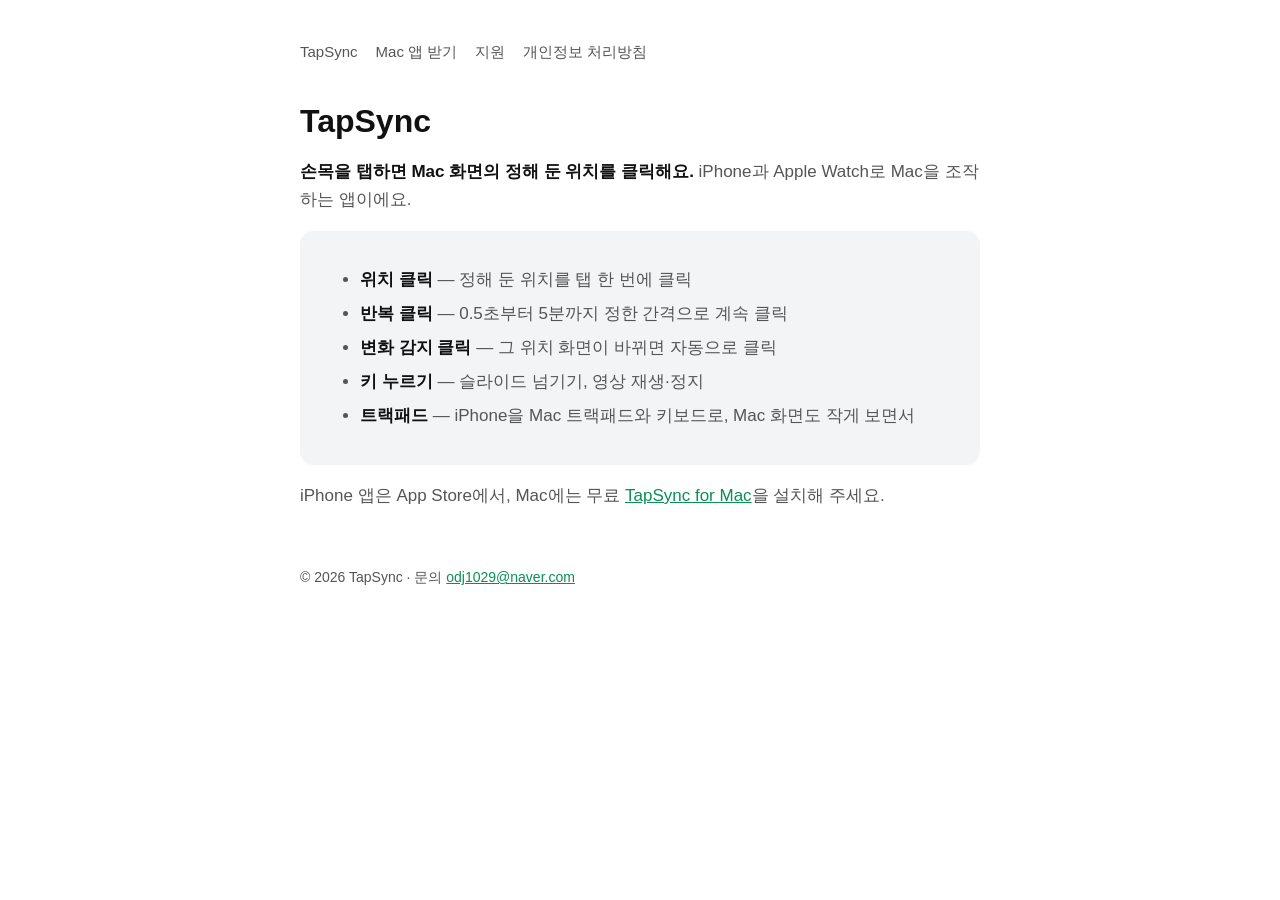
<file: tapsync/index.html>
<!doctype html><html lang="ko"><head><meta charset="utf-8"><meta name="viewport" content="width=device-width, initial-scale=1"><title>TapSync</title><link rel="stylesheet" href="/tapsync/style.css"></head><body><main><nav><a href="/tapsync/">TapSync</a><a href="/tapsync/mac/">Mac 앱 받기</a><a href="/tapsync/support/">지원</a><a href="/tapsync/privacy/">개인정보 처리방침</a></nav>
<h1>TapSync</h1>
<p><strong>손목을 탭하면 Mac 화면의 정해 둔 위치를 클릭해요.</strong> iPhone과 Apple Watch로 Mac을 조작하는 앱이에요.</p>
<div class="card">
<ul>
<li><strong>위치 클릭</strong> — 정해 둔 위치를 탭 한 번에 클릭</li>
<li><strong>반복 클릭</strong> — 0.5초부터 5분까지 정한 간격으로 계속 클릭</li>
<li><strong>변화 감지 클릭</strong> — 그 위치 화면이 바뀌면 자동으로 클릭</li>
<li><strong>키 누르기</strong> — 슬라이드 넘기기, 영상 재생·정지</li>
<li><strong>트랙패드</strong> — iPhone을 Mac 트랙패드와 키보드로, Mac 화면도 작게 보면서</li>
</ul>
</div>
<p>iPhone 앱은 App Store에서, Mac에는 무료 <a href="/tapsync/mac/">TapSync for Mac</a>을 설치해 주세요.</p>
<footer>© 2026 TapSync · 문의 <a href="mailto:odj1029@naver.com">odj1029@naver.com</a></footer></main></body></html>
</file>
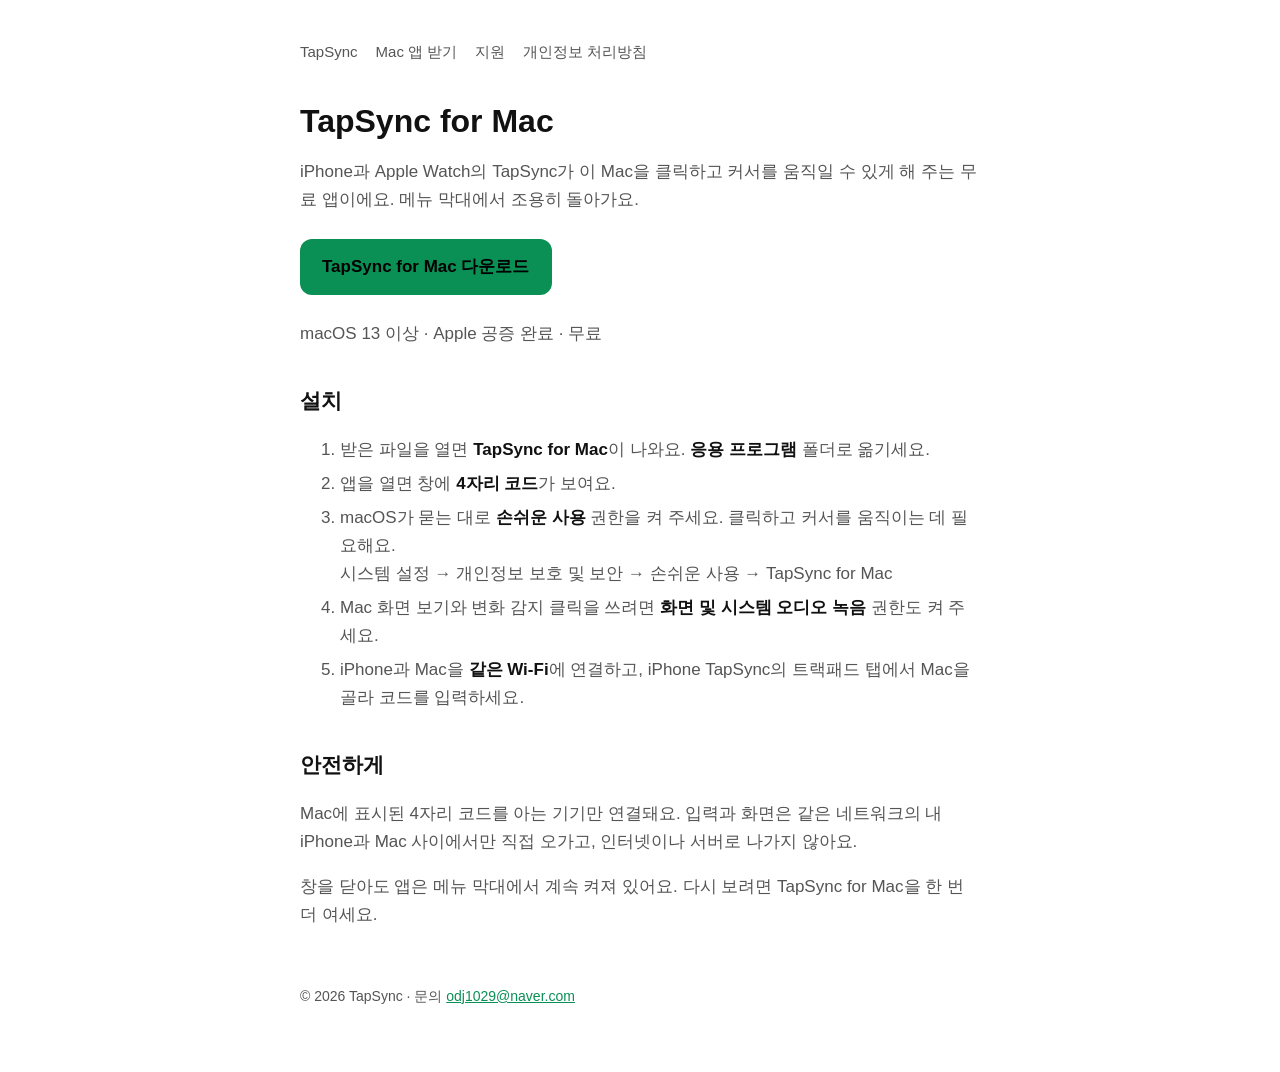
<file: tapsync/mac/index.html>
<!doctype html><html lang="ko"><head><meta charset="utf-8"><meta name="viewport" content="width=device-width, initial-scale=1"><title>TapSync for Mac 받기</title><link rel="stylesheet" href="/tapsync/style.css"></head><body><main><nav><a href="/tapsync/">TapSync</a><a href="/tapsync/mac/">Mac 앱 받기</a><a href="/tapsync/support/">지원</a><a href="/tapsync/privacy/">개인정보 처리방침</a></nav>
<h1>TapSync for Mac</h1>
<p>iPhone과 Apple Watch의 TapSync가 이 Mac을 클릭하고 커서를 움직일 수 있게 해 주는 무료 앱이에요. 메뉴 막대에서 조용히 돌아가요.</p>
<a class="button" href="/tapsync/mac/TapSync-for-Mac.zip">TapSync for Mac 다운로드</a>
<p>macOS 13 이상 · Apple 공증 완료 · 무료</p>

<h2>설치</h2>
<ol>
<li>받은 파일을 열면 <strong>TapSync for Mac</strong>이 나와요. <strong>응용 프로그램</strong> 폴더로 옮기세요.</li>
<li>앱을 열면 창에 <strong>4자리 코드</strong>가 보여요.</li>
<li>macOS가 묻는 대로 <strong>손쉬운 사용</strong> 권한을 켜 주세요. 클릭하고 커서를 움직이는 데 필요해요.<br>시스템 설정 → 개인정보 보호 및 보안 → 손쉬운 사용 → TapSync for Mac</li>
<li>Mac 화면 보기와 변화 감지 클릭을 쓰려면 <strong>화면 및 시스템 오디오 녹음</strong> 권한도 켜 주세요.</li>
<li>iPhone과 Mac을 <strong>같은 Wi-Fi</strong>에 연결하고, iPhone TapSync의 트랙패드 탭에서 Mac을 골라 코드를 입력하세요.</li>
</ol>

<h2>안전하게</h2>
<p>Mac에 표시된 4자리 코드를 아는 기기만 연결돼요. 입력과 화면은 같은 네트워크의 내 iPhone과 Mac 사이에서만 직접 오가고, 인터넷이나 서버로 나가지 않아요.</p>
<p>창을 닫아도 앱은 메뉴 막대에서 계속 켜져 있어요. 다시 보려면 TapSync for Mac을 한 번 더 여세요.</p>
<footer>© 2026 TapSync · 문의 <a href="mailto:odj1029@naver.com">odj1029@naver.com</a></footer></main></body></html>
</file>
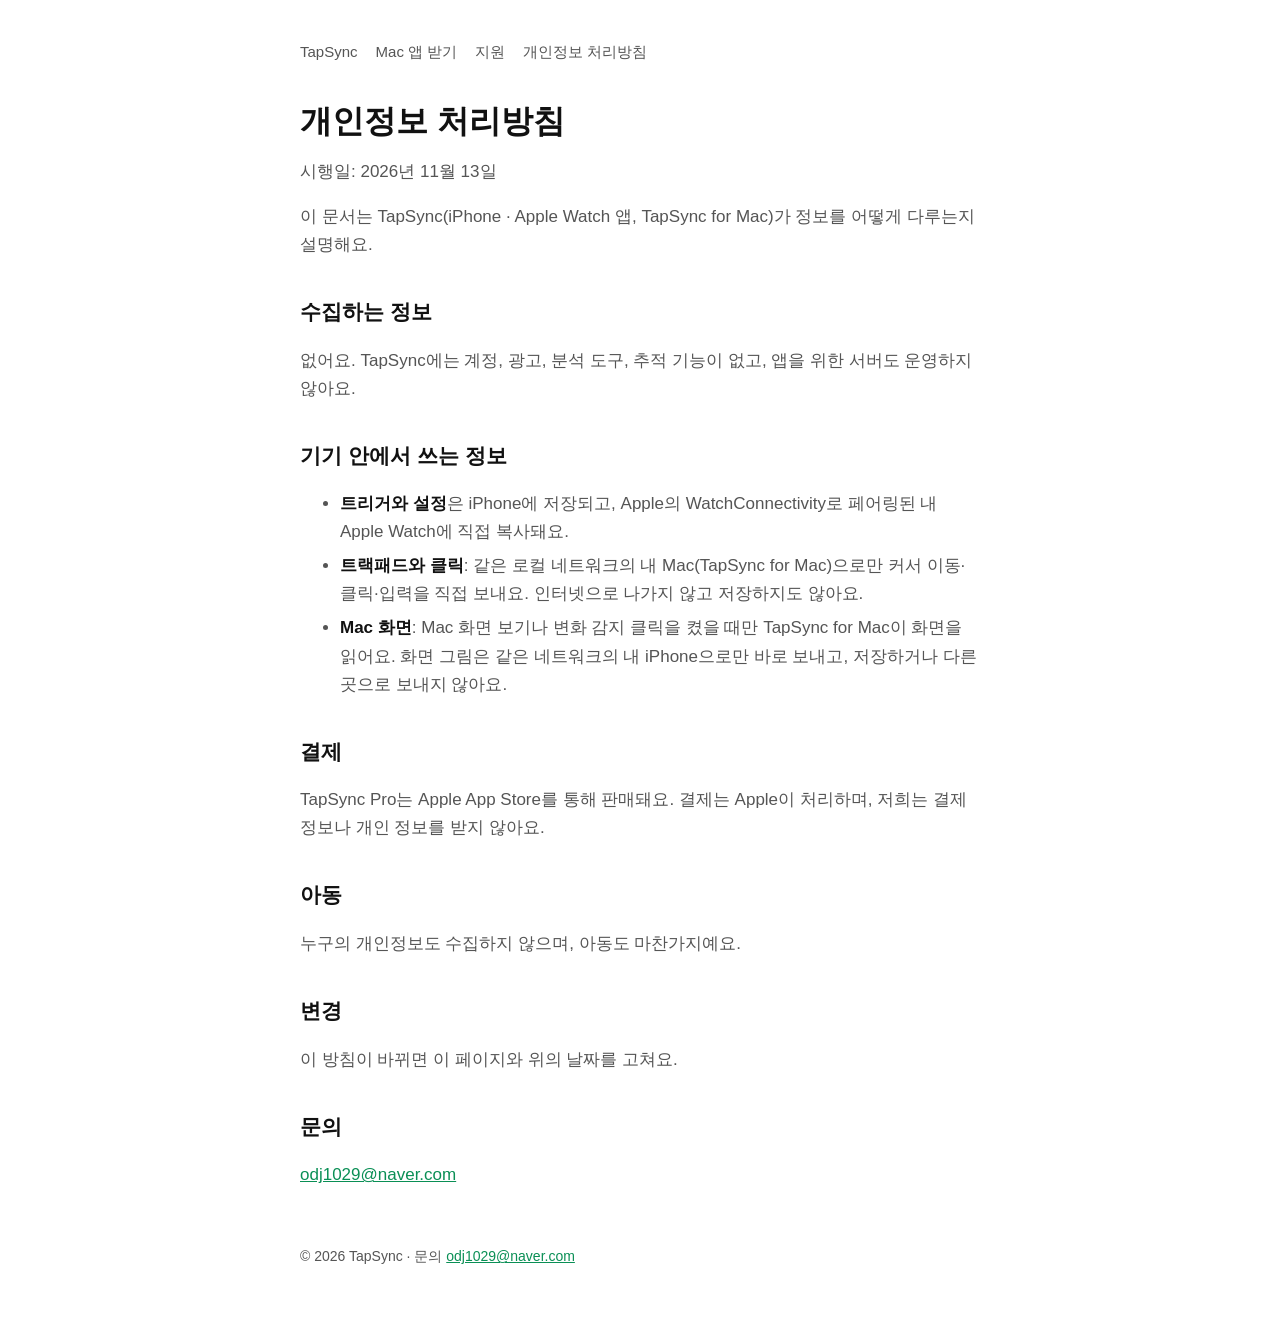
<file: tapsync/privacy/index.html>
<!doctype html><html lang="ko"><head><meta charset="utf-8"><meta name="viewport" content="width=device-width, initial-scale=1"><title>TapSync 개인정보 처리방침</title><link rel="stylesheet" href="/tapsync/style.css"></head><body><main><nav><a href="/tapsync/">TapSync</a><a href="/tapsync/mac/">Mac 앱 받기</a><a href="/tapsync/support/">지원</a><a href="/tapsync/privacy/">개인정보 처리방침</a></nav>
<h1>개인정보 처리방침</h1>
<p>시행일: 2026년 11월 13일</p>
<p>이 문서는 TapSync(iPhone · Apple Watch 앱, TapSync for Mac)가 정보를 어떻게 다루는지 설명해요.</p>
<h2>수집하는 정보</h2>
<p>없어요. TapSync에는 계정, 광고, 분석 도구, 추적 기능이 없고, 앱을 위한 서버도 운영하지 않아요.</p>
<h2>기기 안에서 쓰는 정보</h2>
<ul>
<li><strong>트리거와 설정</strong>은 iPhone에 저장되고, Apple의 WatchConnectivity로 페어링된 내 Apple Watch에 직접 복사돼요.</li>
<li><strong>트랙패드와 클릭</strong>: 같은 로컬 네트워크의 내 Mac(TapSync for Mac)으로만 커서 이동·클릭·입력을 직접 보내요. 인터넷으로 나가지 않고 저장하지도 않아요.</li>
<li><strong>Mac 화면</strong>: Mac 화면 보기나 변화 감지 클릭을 켰을 때만 TapSync for Mac이 화면을 읽어요. 화면 그림은 같은 네트워크의 내 iPhone으로만 바로 보내고, 저장하거나 다른 곳으로 보내지 않아요.</li>
</ul>
<h2>결제</h2>
<p>TapSync Pro는 Apple App Store를 통해 판매돼요. 결제는 Apple이 처리하며, 저희는 결제 정보나 개인 정보를 받지 않아요.</p>
<h2>아동</h2>
<p>누구의 개인정보도 수집하지 않으며, 아동도 마찬가지예요.</p>
<h2>변경</h2>
<p>이 방침이 바뀌면 이 페이지와 위의 날짜를 고쳐요.</p>
<h2>문의</h2>
<p><a href="mailto:odj1029@naver.com">odj1029@naver.com</a></p>
<footer>© 2026 TapSync · 문의 <a href="mailto:odj1029@naver.com">odj1029@naver.com</a></footer></main></body></html>
</file>
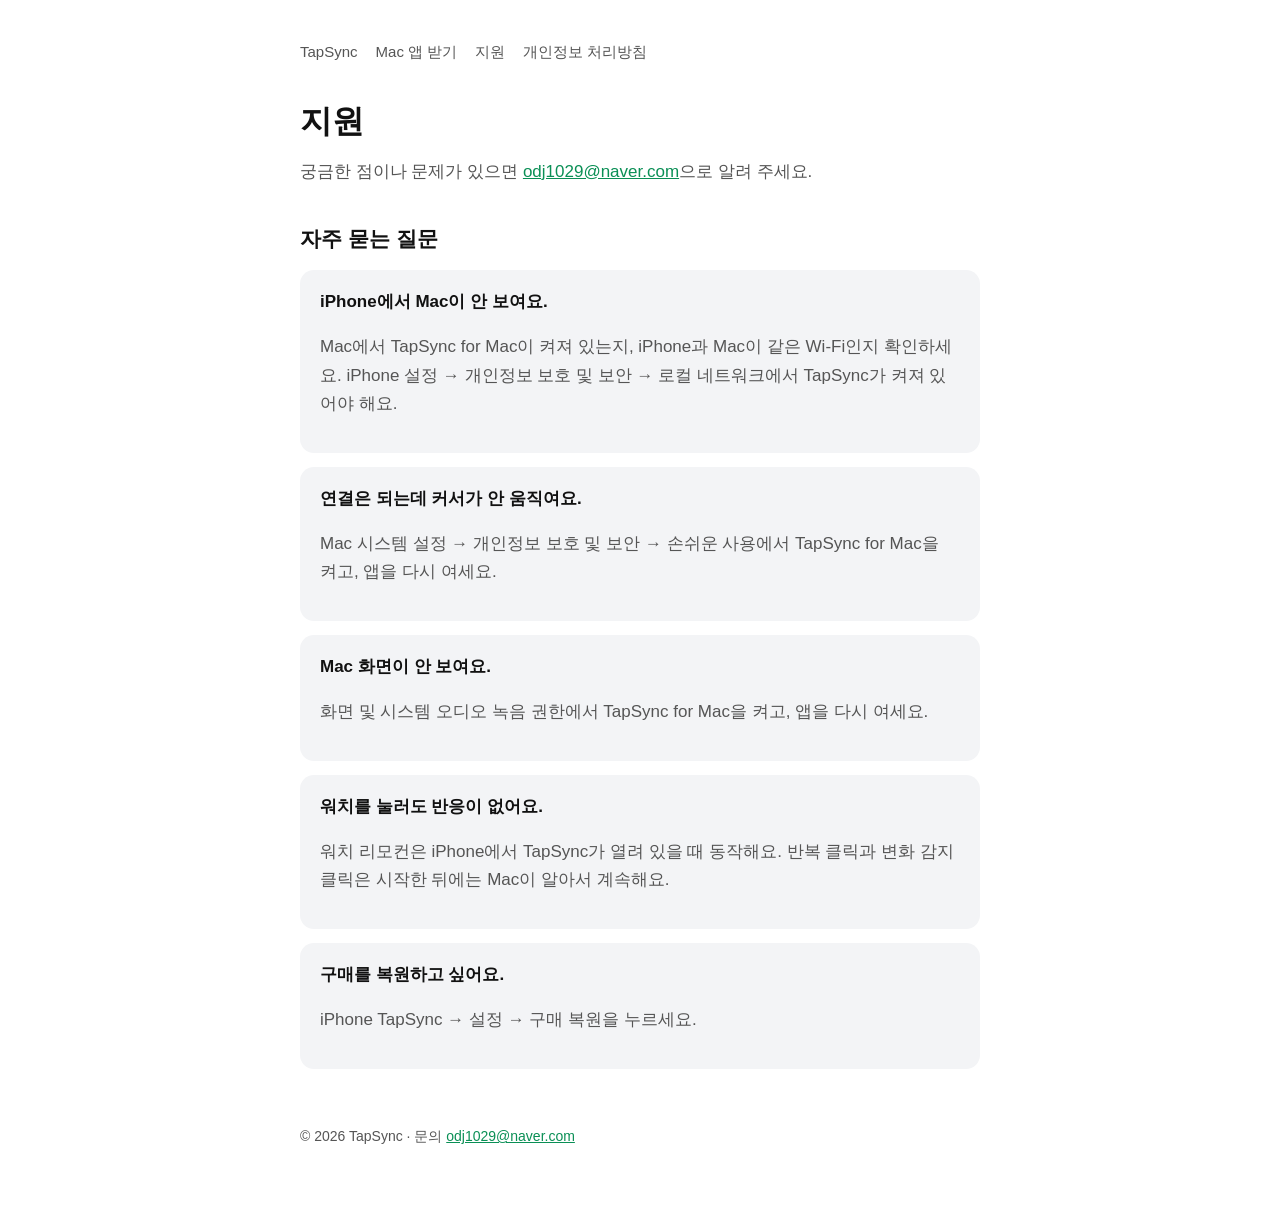
<file: tapsync/support/index.html>
<!doctype html><html lang="ko"><head><meta charset="utf-8"><meta name="viewport" content="width=device-width, initial-scale=1"><title>TapSync 지원</title><link rel="stylesheet" href="/tapsync/style.css"></head><body><main><nav><a href="/tapsync/">TapSync</a><a href="/tapsync/mac/">Mac 앱 받기</a><a href="/tapsync/support/">지원</a><a href="/tapsync/privacy/">개인정보 처리방침</a></nav>
<h1>지원</h1>
<p>궁금한 점이나 문제가 있으면 <a href="mailto:odj1029@naver.com">odj1029@naver.com</a>으로 알려 주세요.</p>
<h2>자주 묻는 질문</h2>
<div class="card"><strong>iPhone에서 Mac이 안 보여요.</strong>
<p>Mac에서 TapSync for Mac이 켜져 있는지, iPhone과 Mac이 같은 Wi-Fi인지 확인하세요. iPhone 설정 → 개인정보 보호 및 보안 → 로컬 네트워크에서 TapSync가 켜져 있어야 해요.</p></div>
<div class="card"><strong>연결은 되는데 커서가 안 움직여요.</strong>
<p>Mac 시스템 설정 → 개인정보 보호 및 보안 → 손쉬운 사용에서 TapSync for Mac을 켜고, 앱을 다시 여세요.</p></div>
<div class="card"><strong>Mac 화면이 안 보여요.</strong>
<p>화면 및 시스템 오디오 녹음 권한에서 TapSync for Mac을 켜고, 앱을 다시 여세요.</p></div>
<div class="card"><strong>워치를 눌러도 반응이 없어요.</strong>
<p>워치 리모컨은 iPhone에서 TapSync가 열려 있을 때 동작해요. 반복 클릭과 변화 감지 클릭은 시작한 뒤에는 Mac이 알아서 계속해요.</p></div>
<div class="card"><strong>구매를 복원하고 싶어요.</strong>
<p>iPhone TapSync → 설정 → 구매 복원을 누르세요.</p></div>
<footer>© 2026 TapSync · 문의 <a href="mailto:odj1029@naver.com">odj1029@naver.com</a></footer></main></body></html>
</file>
<file: tapsync/style.css>
:root { --bg: #0a0a0d; --surface: #1a1a1f; --text: #fff; --muted: rgba(255,255,255,.62); --accent: #40f29e; }
@media (prefers-color-scheme: light) { :root { --bg: #fff; --surface: #f3f4f6; --text: #111; --muted: #555; --accent: #0a8f55; } }
* { box-sizing: border-box; }
body { margin: 0; background: var(--bg); color: var(--text); font: 17px/1.65 -apple-system, BlinkMacSystemFont, "Apple SD Gothic Neo", sans-serif; }
main { max-width: 720px; margin: 0 auto; padding: 40px 20px 64px; }
nav { display: flex; gap: 18px; font-size: 15px; margin-bottom: 36px; flex-wrap: wrap; }
nav a { color: var(--muted); text-decoration: none; }
nav a:hover { color: var(--text); }
h1 { font-size: 32px; line-height: 1.25; margin: 0 0 12px; }
h2 { font-size: 21px; margin: 36px 0 10px; }
p, li { color: var(--muted); }
strong { color: var(--text); }
a { color: var(--accent); }
.button { display: inline-block; background: var(--accent); color: #000; font-weight: 700; padding: 14px 22px; border-radius: 12px; text-decoration: none; margin: 8px 0; }
.card { background: var(--surface); border-radius: 14px; padding: 18px 20px; margin: 14px 0; }
ol li, ul li { margin: 6px 0; }
footer { margin-top: 56px; font-size: 14px; color: var(--muted); }
</file>
